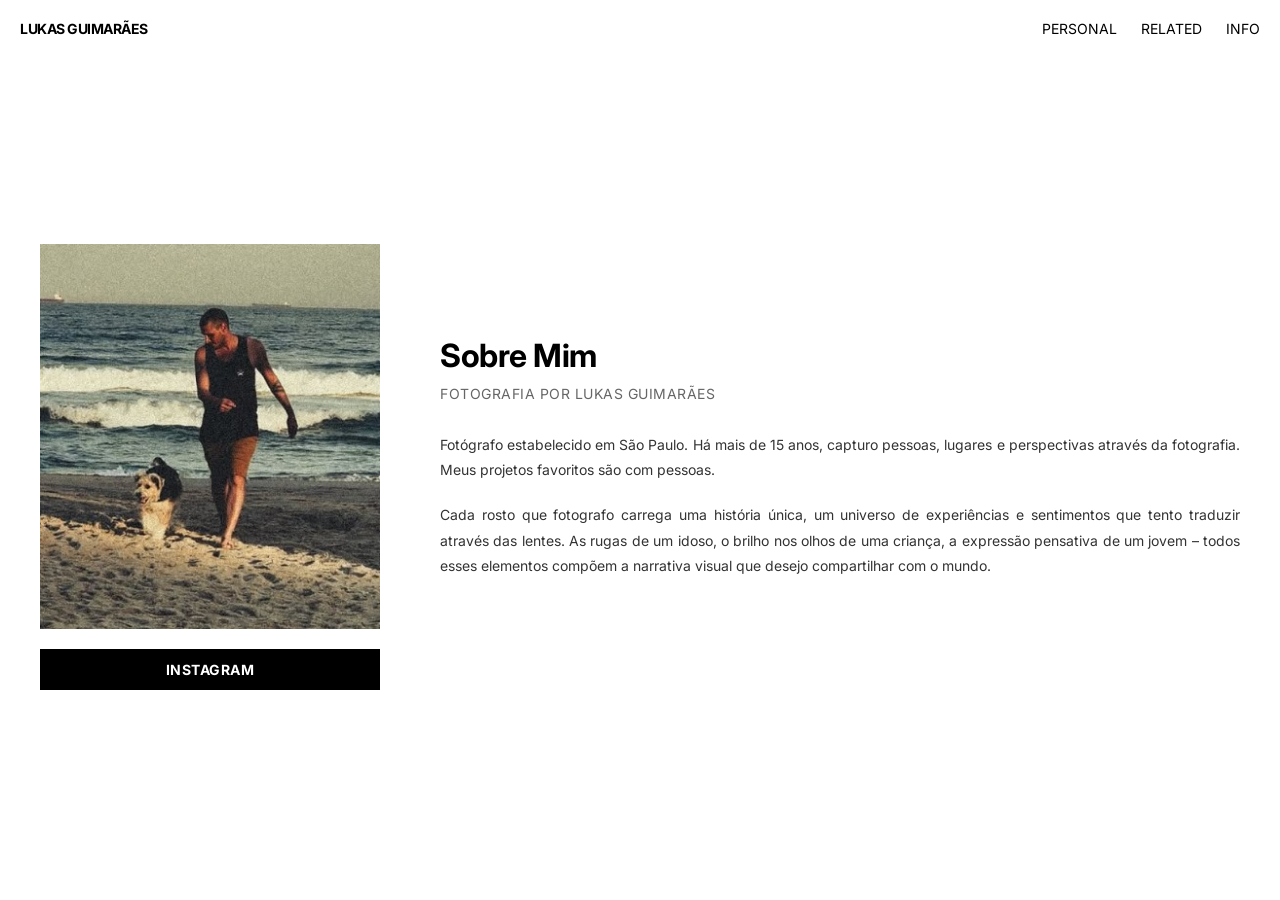
<file: Lukas Guimaraes - Fase 3 - html/Info.html>
<!DOCTYPE html>
<html lang="pt-BR">
<head>
  <meta charset="UTF-8" />
  <meta name="viewport" content="width=device-width, initial-scale=1.0" />
  <!-- Inter font for menu -->
  <link rel="preconnect" href="https://fonts.googleapis.com">
  <link rel="preconnect" href="https://fonts.gstatic.com" crossorigin>
  <link href="https://fonts.googleapis.com/css2?family=Inter:wght@400;700&display=swap" rel="stylesheet">
  <link rel="stylesheet" href="style.css" />
  <title>Info - Lukas Guimarães</title>
  <style>
    body {
      background: #fff;
    }

    .menu {
      background: #fff;
    }

    .menu .brand,
    .menu .links a {
      color: #000;
    }

    /* Desktop menu override */
    @media (min-width: 769px) {
      .menu {
        background: #fff !important;
      }

      .menu .brand,
      .menu .links a {
        color: #000 !important;
      }
    }

    .info-container {
      display: flex;
      justify-content: center;
      align-items: center;
      width: 100%;
      min-height: calc(100vh - 80px);
      background: #fff;
      padding: 40px 20px;
    }

    .info-content {
      display: flex;
      gap: 60px;
      max-width: 1200px;
      width: 100%;
      align-items: center;
    }

    .info-image {
      flex: 0 0 340px;
      display: flex;
      flex-direction: column;
      gap: 20px;
      align-items: center;
    }

    .info-image img {
      width: 100%;
      height: auto;
      display: block;
      border-radius: 0;
      object-fit: cover;
    }

    .info-image .instagram-btn {
      display: inline-block;
      background: #000;
      color: #fff;
      padding: 12px 30px;
      text-decoration: none;
      font-family: 'Inter', sans-serif;
      font-weight: 700;
      font-size: 14px;
      letter-spacing: 0.5px;
      border-radius: 0;
      transition: background 0.3s ease;
      text-transform: uppercase;
      width: 100%;
      text-align: center;
    }

    .info-image .instagram-btn:hover {
      background: #333;
    }

    .info-text {
      flex: 1;
      color: #000;
      font-family: 'Inter', sans-serif;
    }

    .info-text h1 {
      font-size: 32px;
      font-weight: 700;
      margin-bottom: 10px;
      text-transform: capitalize;
      letter-spacing: -0.5px;
      color: #000;
    }

    .info-text .subtitle {
      font-size: 14px;
      font-weight: 400;
      color: #666;
      margin-bottom: 30px;
      text-transform: uppercase;
      letter-spacing: 0.5px;
    }

    .info-text p {
      font-size: 14px;
      font-weight: 400;
      line-height: 1.8;
      color: #333;
      margin-bottom: 20px;
      text-align: justify;
    }

    /* Responsive design */
    @media (max-width: 768px) {
      .info-content {
        flex-direction: column;
        gap: 30px;
      }

      .info-image {
        flex: 0 0 auto;
        max-width: 300px;
        margin: 0 auto;
      }

      .info-text h1 {
        font-size: 24px;
      }

      .info-text p {
        text-align: left;
      }
    }
  </style>
</head>
<body>
  <!-- Mobile menu toggle -->
  <button class="menu-toggle" id="menuToggle">☰</button>

  <!-- navigation menu -->
  <nav class="menu" id="menu">
    <a href="index.html" class="brand-link">
      <div class="brand">Lukas Guimarães</div>
    </a>
    <div class="links">
      <a href="Personal.html">Personal</a>
      <a href="related.html">Related</a>
      <a href="Info.html">Info</a>
    </div>
  </nav>

  <style>
    @media (max-width: 768px) {
      .menu {
        position: fixed;
        top: 0;
        left: -100%;
        width: 100%;
        height: 100vh;
        background: #fff;
        flex-direction: column;
        padding: 40px 20px;
        z-index: 1000;
        transition: left 0.3s ease;
        overflow-y: auto;
        align-items: flex-start;
      }
      .menu.active {
        left: 0;
      }
      .menu .brand {
        margin-bottom: 15px;
        font-size: 16px;
        color: #000;
        width: 100%;
      }
      .menu .links {
        display: flex;
        flex-direction: column;
        gap: 15px;
        width: 100%;
      }
      .menu .links a {
        color: #000;
        margin-left: 0;
        font-size: 14px;
        text-transform: capitalize;
      }
      .menu-toggle {
        position: fixed;
        top: 20px;
        left: 20px;
        width: 40px;
        height: 40px;
        background: transparent;
        border: none;
        color: white;
        font-size: 24px;
        cursor: pointer;
        z-index: 999;
        display: flex;
        align-items: center;
        justify-content: center;
        border-radius: 0;
      }
    }
  </style>

  <!-- Info Section -->
  <section class="info-container">
    <div class="info-content">
      <div class="info-image">
        <img src="WhatsApp Image 2026-03-17 at 04.32.03.jpeg" alt="Lukas Guimarães">
        <a href="https://www.instagram.com/lukasguimaraes.s/" class="instagram-btn">INSTAGRAM</a>
      </div>
      <div class="info-text">
        <h1>Sobre mim</h1>
        <div class="subtitle">Fotografia por Lukas Guimarães</div>
        
        <p>
          Fotógrafo estabelecido em São Paulo. Há mais de 15 anos, capturo pessoas, lugares e perspectivas através da fotografia. Meus projetos favoritos são com pessoas.
        </p>
        
        <p>
          Cada rosto que fotografo carrega uma história única, um universo de experiências e sentimentos que tento traduzir através das lentes. As rugas de um idoso, o brilho nos olhos de uma criança, a expressão pensativa de um jovem – todos esses elementos compõem a narrativa visual que desejo compartilhar com o mundo.
        </p>
      </div>
    </div>
  </section>

  <script>
    // Mobile menu toggle
    const menuToggle = document.getElementById('menuToggle');
    const menu = document.getElementById('menu');

    if (menuToggle && menu) {
      menuToggle.addEventListener('click', () => {
        menu.classList.toggle('active');
      });

      // Close menu when a link is clicked
      const menuLinks = menu.querySelectorAll('.links a');
      menuLinks.forEach(link => {
        link.addEventListener('click', () => {
          menu.classList.remove('active');
        });
      });
    }
  </script>

</body>
</html>
</file>
<file: Lukas Guimaraes - Fase 3 - html/style.css>
* {
  margin: 0;
  padding: 0;
  box-sizing: border-box;
}

body {
  background: #fff;
  font-family: 'Inter', sans-serif;
}

/* navigation menu */
.menu {
  display: flex;
  justify-content: space-between;
  align-items: center;
  padding: 20px 20px;
  background: #fff;
  /* box-shadow removed per request */
}

.menu .brand {
  font-size: 0.875rem; /* reduced further */
  font-weight: 700; /* Inter Bold */
  letter-spacing: -0.5px; /* tighter kerning */
  text-transform: uppercase;
}

.brand-link {
  text-decoration: none;
  color: inherit;
}


.menu .links a {
  margin-left: 24px;
  text-decoration: none;
  color: #333;
  font-weight: 400; /* Inter Regular */
  text-transform: uppercase;
  font-size: 0.875rem; /* a bit smaller */
}


.gallery {
  column-count: 4;        /* Number of columns */
  column-gap: 5px;        /* Reduced gap between columns */
  padding: 0px 20px 40px; /* side padding matches column gap */
}

.item-link {
  text-decoration: none;
  color: inherit;
  display: block;
  break-inside: avoid;
}


.item {
  break-inside: avoid;
  margin-bottom: 5px;
  border-radius: 0;
  overflow: hidden;
  position: relative;
}

.item::before {
  content: '';
  position: absolute;
  top: 0;
  left: 0;
  width: 100%;
  height: 100%;
  background: rgba(255, 255, 255, 0.8);
  opacity: 0;
  transition: opacity 0.4s ease;
  pointer-events: none;
  z-index: 1;
}

.item:hover::before {
  opacity: 1;
}

.item-title {
  position: absolute;
  top: 50%;
  left: 50%;
  transform: translate(-50%, -50%);
  font-size: 10pt;
  font-weight: 400; /* Inter Regular */
  text-transform: uppercase;
  color: #333;
  opacity: 0;
  transition: opacity 0.4s ease;
  pointer-events: none;
  z-index: 2;
}

.item:hover .item-title {
  opacity: 1;
}

.item-subtitle {
  position: absolute;
  top: 50%;
  left: 50%;
  transform: translate(-50%, -50%);
  margin-top: 16px;
  font-size: 6pt;
  font-weight: 400; /* Inter Regular */
  text-transform: uppercase;
  color: #333;
  opacity: 0;
  transition: opacity 0.4s ease;
  pointer-events: none;
  z-index: 2;
}

.item:hover .item-subtitle {
  opacity: 1;
}

.item img {
  width: 100%;
  display: block;
  border-radius: 0;
  transition: transform 0.4s ease;
}

.item:hover img {
  transform: scale(1.03);
}

/* Horizontal Scroll Gallery */
.horizontal-gallery {
  padding: 0;
  width: 100%;
}

.scroll-container {
  display: flex;
  gap: 120px;
  overflow-x: scroll;
  overflow-y: hidden;
  scroll-behavior: smooth;
  padding-bottom: 0;
  width: 100%;
}

.scroll-item {
  flex-shrink: 0;
  width: calc(30vw / 1);
  height: calc(100vh - 70px);
  overflow: hidden;
  position: relative;
}

.scroll-item.horizontal {
  width: calc(70vw / 1);
  height: calc(100vh - 70px);
}

.scroll-item img {
  width: 100%;
  height: 100%;
  object-fit: cover;
  display: block;
}

.scroll-container::-webkit-scrollbar {
  height: 8px;
}

.scroll-container::-webkit-scrollbar-track {
  background: #f5f5f5;
}

.scroll-container::-webkit-scrollbar-thumb {
  background: #333;
}

/* Desktop Menu Styles */
@media (min-width: 769px) {
  .menu {
    display: flex !important;
    position: static !important;
    width: 100% !important;
    height: auto !important;
    background: #fff !important;
    flex-direction: row !important;
    padding: 20px 20px !important;
    left: 0 !important;
    transition: none !important;
  }

  .menu .brand {
    color: #333 !important;
  }

  .menu .links {
    display: flex !important;
    flex-direction: row;
    gap: 0;
  }

  .menu .links a {
    margin-left: 24px !important;
    color: #333 !important;
  }

  /* Hide menu toggle on desktop */
  .menu-toggle {
    display: none !important;
  }
}

/* Mobile Horizontal Gallery - Vertical Scroll */
@media (max-width: 768px) {
  .horizontal-gallery {
    padding: 0;
    width: 100%;
    height: auto;
  }

  .scroll-container {
    gap: 0;
    padding-bottom: 0;
    overflow-x: auto !important;
    overflow-y: visible !important;
    display: flex !important;
    flex-direction: column !important;
  }

  .scroll-item {
    width: 100%;
    height: auto;
    flex-shrink: 0;
    margin-bottom: 15px;
  }

  .scroll-item img {
    width: 100%;
    height: auto;
    object-fit: contain;
  }

  .scroll-item.horizontal {
    width: 100%;
    height: auto;
  }

  .scroll-item.horizontal img {
    width: 100%;
    height: auto;
    object-fit: contain;
  }
}
</file>
